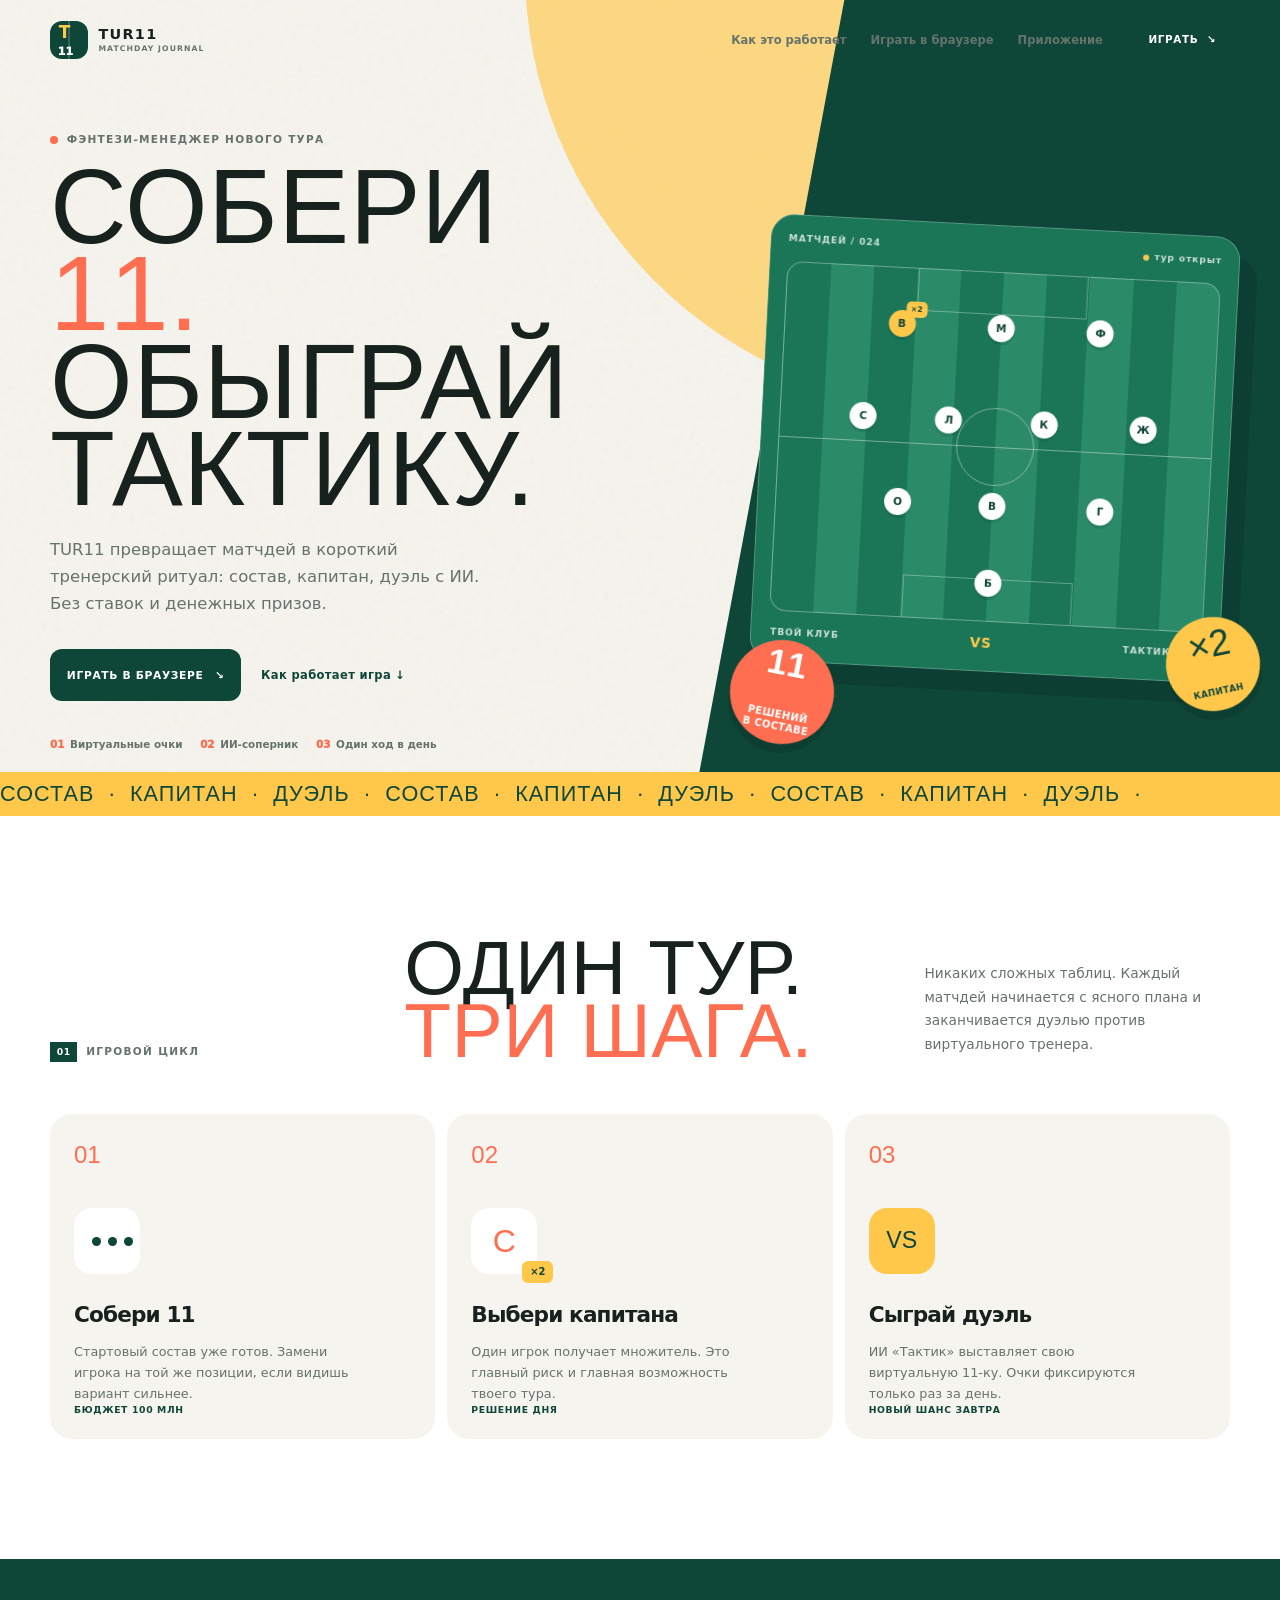
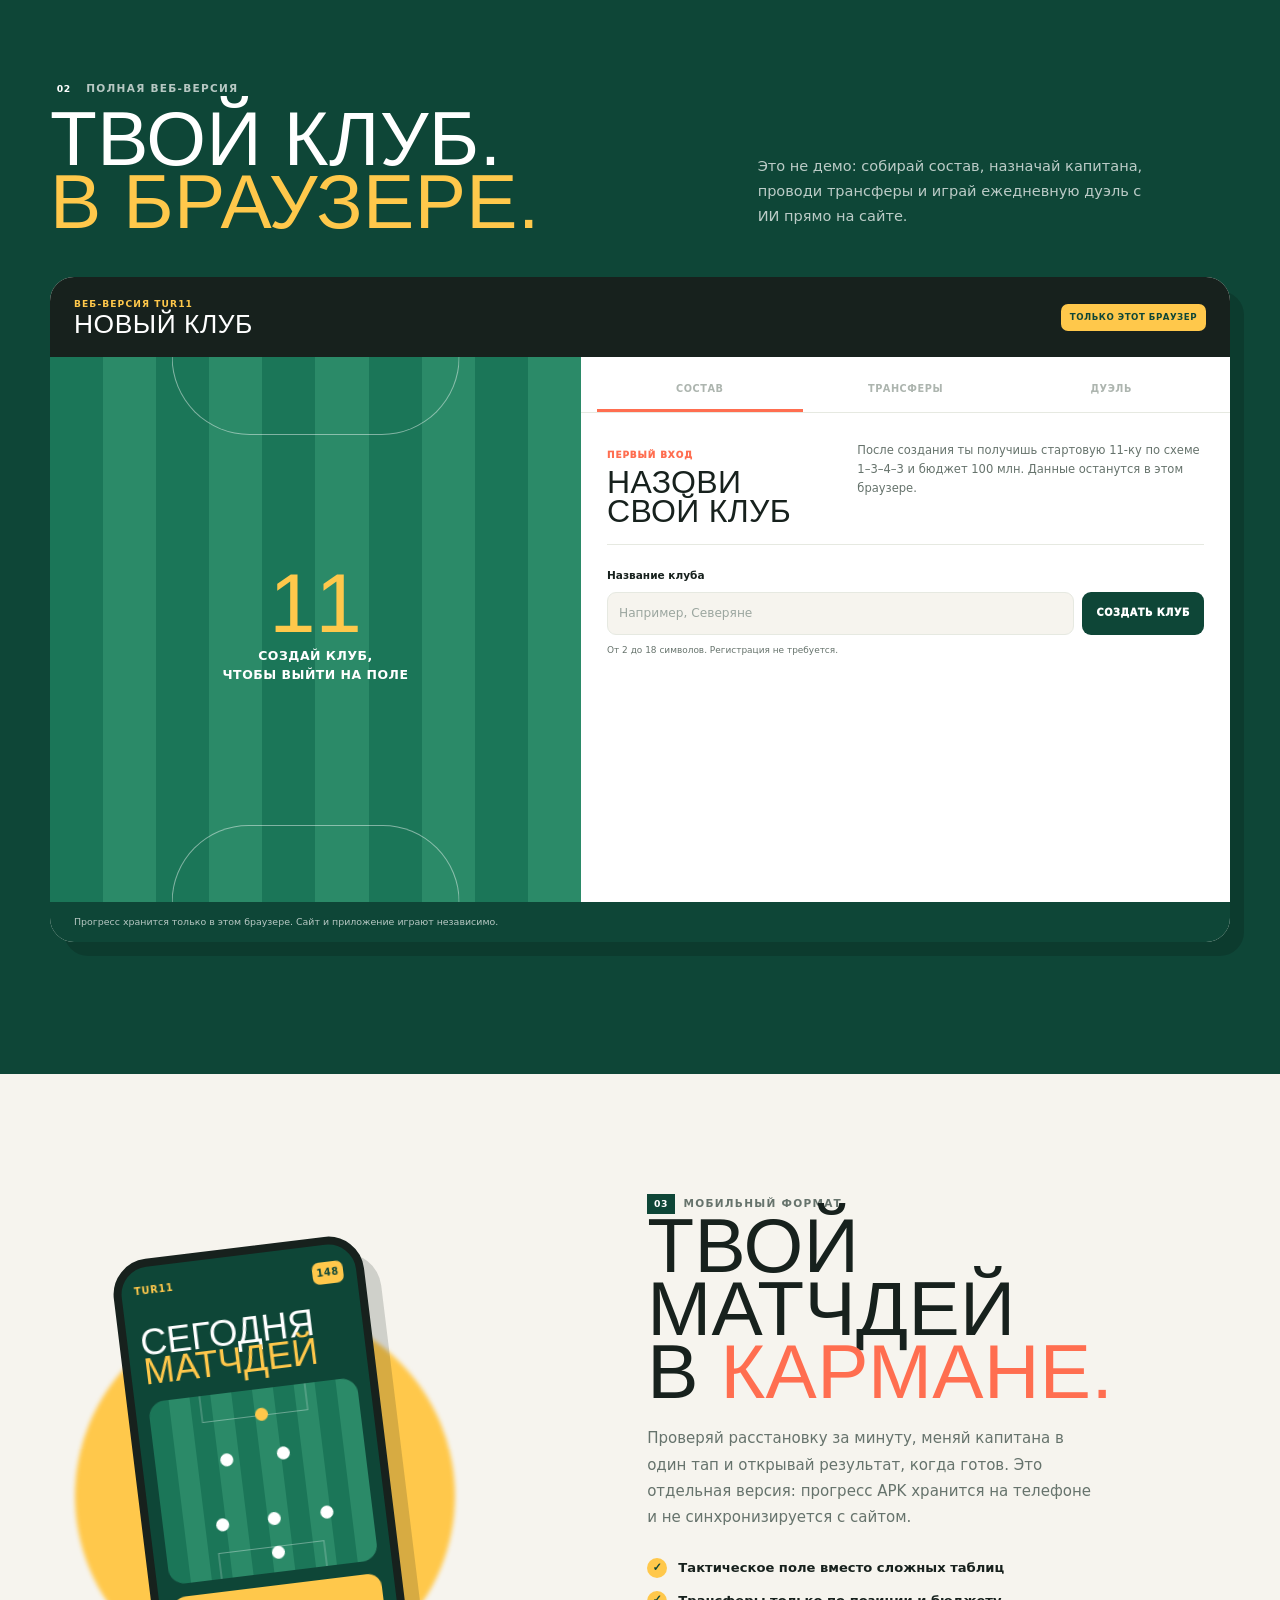
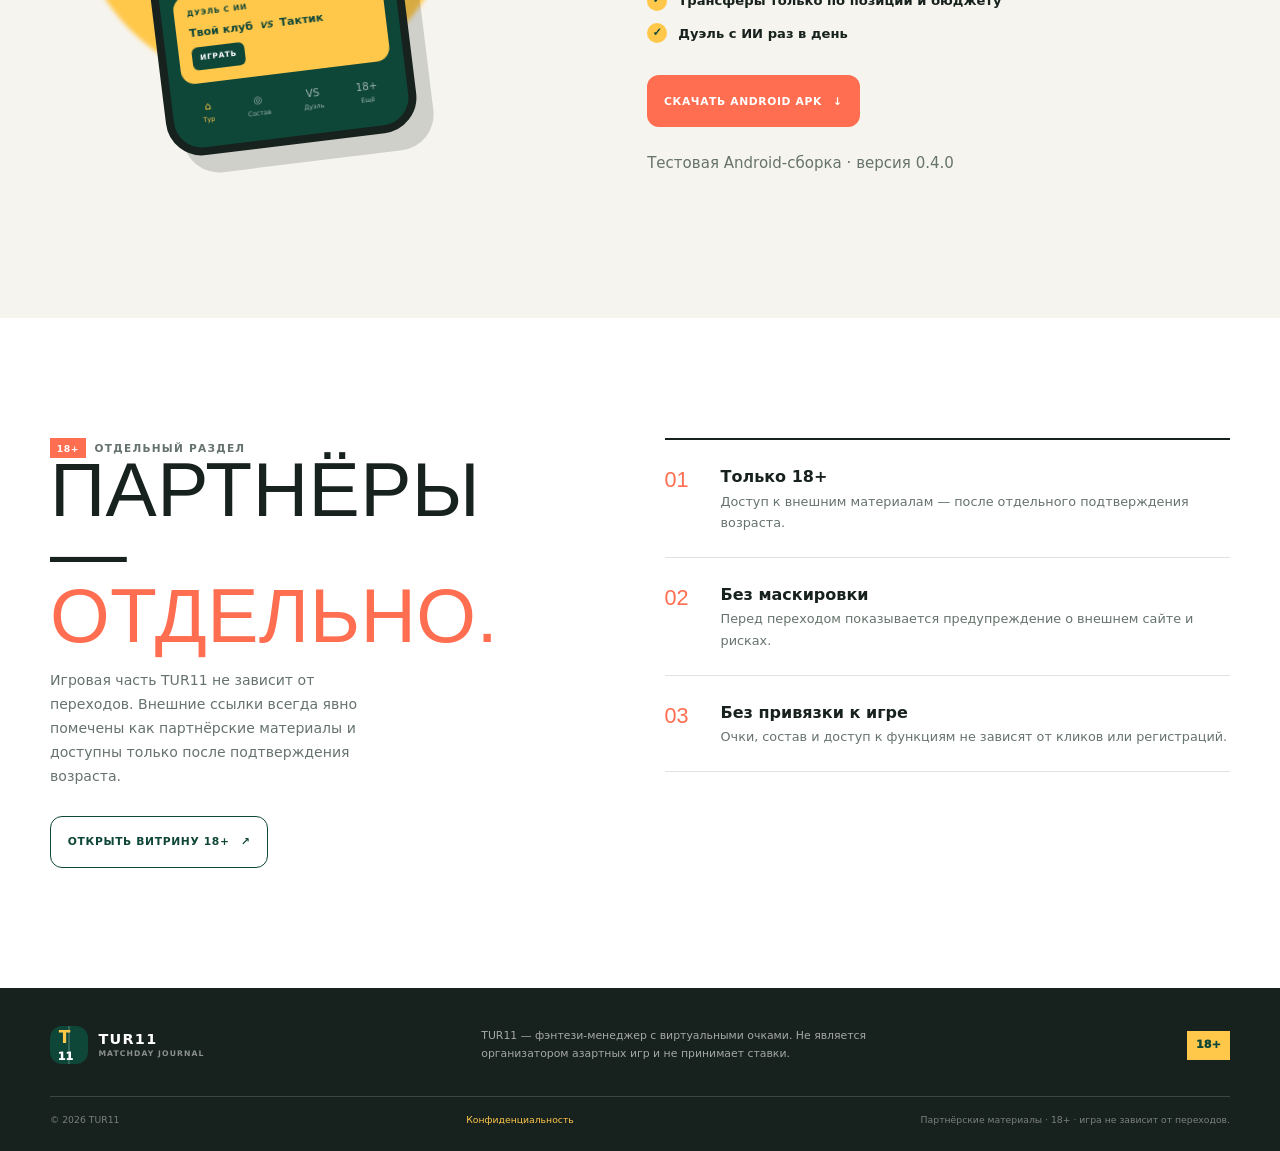
<file: index.html>
<!doctype html>
<html lang="ru">
  <head>
    <meta charset="UTF-8" />
    <meta name="viewport" content="width=device-width, initial-scale=1.0" />
    <meta name="description" content="TUR11 — фэнтези-менеджер: собери состав, выбери капитана и сыграй дуэль с ИИ." />
    <meta name="theme-color" content="#0e4637" />
    <meta name="color-scheme" content="light" />
    <title>TUR11 — matchday journal</title>
    <link rel="icon" href="favicon.svg" type="image/svg+xml" />
    <link rel="stylesheet" href="styles.css" />
  </head>
  <body>
    <div class="noise" aria-hidden="true"></div>

    <header class="site-header" data-header>
      <div class="shell header__inner">
        <a class="brand" href="#top" aria-label="TUR11 — на главную">
          <span class="brand-mark" aria-hidden="true"><b>T</b><i>11</i></span>
          <span class="brand-copy"><strong>TUR11</strong><small>matchday journal</small></span>
        </a>
        <nav class="desktop-nav" aria-label="Навигация по странице">
          <a href="#how">Как это работает</a>
          <a href="#game">Играть в браузере</a>
          <a href="#app">Приложение</a>
        </nav>
        <a class="header-cta" href="#game">Играть <span aria-hidden="true">↘</span></a>
      </div>
    </header>

    <main id="top">
      <section class="hero">
        <div class="shell hero__grid">
          <div class="hero__copy reveal">
            <p class="eyebrow"><span class="pulse-dot" aria-hidden="true"></span> Фэнтези-менеджер нового тура</p>
            <h1>Собери <em>11.</em><br />Обыграй<br />тактику.</h1>
            <p class="hero__lead">TUR11 превращает матчдей в короткий тренерский ритуал: состав, капитан, дуэль с ИИ. Без ставок и денежных призов.</p>
            <div class="hero__actions">
              <a class="button button--dark" href="#game">Играть в браузере <span aria-hidden="true">↘</span></a>
              <a class="text-link" href="#how">Как работает игра <span aria-hidden="true">↓</span></a>
            </div>
            <ul class="hero__notes">
              <li><span>01</span> Виртуальные очки</li>
              <li><span>02</span> ИИ-соперник</li>
              <li><span>03</span> Один ход в день</li>
            </ul>
          </div>

          <div class="hero__visual reveal" aria-label="Пример игрового поля TUR11">
            <div class="match-card">
              <div class="match-card__top"><span>МАТЧДЕЙ / 024</span><span class="live"><i></i> тур открыт</span></div>
              <div class="pitch pitch--hero">
                <span class="pitch-line pitch-line--half"></span>
                <span class="pitch-circle"></span>
                <span class="player-dot player-dot--gk" data-dot="belov">Б</span>
                <span class="player-dot player-dot--d1">О</span>
                <span class="player-dot player-dot--d2">В</span>
                <span class="player-dot player-dot--d3">Г</span>
                <span class="player-dot player-dot--m1">С</span>
                <span class="player-dot player-dot--m2">Л</span>
                <span class="player-dot player-dot--m3">К</span>
                <span class="player-dot player-dot--m4">Ж</span>
                <span class="player-dot player-dot--f1 is-captain">В<small>×2</small></span>
                <span class="player-dot player-dot--f2">М</span>
                <span class="player-dot player-dot--f3">Ф</span>
              </div>
              <div class="match-card__bottom"><span>ТВОЙ КЛУБ</span><strong>VS</strong><span>ТАКТИК / ИИ</span></div>
            </div>
            <div class="hero-sticker hero-sticker--one">×2<br /><small>капитан</small></div>
            <div class="hero-sticker hero-sticker--two"><span>11</span><br />решений<br />в составе</div>
          </div>
        </div>
        <div class="ticker" aria-hidden="true"><div>СОСТАВ&nbsp; · &nbsp;КАПИТАН&nbsp; · &nbsp;ДУЭЛЬ&nbsp; · &nbsp;СОСТАВ&nbsp; · &nbsp;КАПИТАН&nbsp; · &nbsp;ДУЭЛЬ&nbsp; · &nbsp;СОСТАВ&nbsp; · &nbsp;КАПИТАН&nbsp; · &nbsp;ДУЭЛЬ&nbsp; · &nbsp;</div></div>
      </section>

      <section class="section section--how" id="how">
        <div class="shell">
          <div class="section-heading reveal">
            <p class="eyebrow"><span>01</span> Игровой цикл</p>
            <h2>Один тур.<br /><em>Три шага.</em></h2>
            <p>Никаких сложных таблиц. Каждый матчдей начинается с ясного плана и заканчивается дуэлью против виртуального тренера.</p>
          </div>
          <div class="steps">
            <article class="step reveal">
              <span class="step__number">01</span>
              <div class="step__icon step__icon--lineup" aria-hidden="true"><i></i><i></i><i></i></div>
              <h3>Собери 11</h3>
              <p>Стартовый состав уже готов. Замени игрока на той же позиции, если видишь вариант сильнее.</p>
              <span class="step__tag">Бюджет 100 млн</span>
            </article>
            <article class="step reveal">
              <span class="step__number">02</span>
              <div class="step__icon step__icon--captain" aria-hidden="true">C<span>×2</span></div>
              <h3>Выбери капитана</h3>
              <p>Один игрок получает множитель. Это главный риск и главная возможность твоего тура.</p>
              <span class="step__tag">Решение дня</span>
            </article>
            <article class="step reveal">
              <span class="step__number">03</span>
              <div class="step__icon step__icon--duel" aria-hidden="true">VS</div>
              <h3>Сыграй дуэль</h3>
              <p>ИИ «Тактик» выставляет свою виртуальную 11‑ку. Очки фиксируются только раз за день.</p>
              <span class="step__tag">Новый шанс завтра</span>
            </article>
          </div>
        </div>
      </section>

      <section class="section section--playbook game-section" id="game" data-browser-game>
        <div class="shell">
          <div class="game-section__heading reveal">
            <div>
              <p class="eyebrow eyebrow--light"><span>02</span> Полная веб-версия</p>
              <h2>Твой клуб.<br /><em>В браузере.</em></h2>
            </div>
            <p>Это не демо: собирай состав, назначай капитана, проводи трансферы и играй ежедневную дуэль с ИИ прямо на сайте.</p>
          </div>

          <div class="browser-game reveal" data-game-root>
            <div class="browser-game__status" data-game-status></div>
            <div class="browser-game__body">
              <div class="game-field" data-game-field aria-label="Тактическое поле"></div>
              <div class="game-console">
                <div class="game-tabs" role="tablist" aria-label="Разделы игры">
                  <button class="is-active" type="button" data-game-tab="lineup">Состав</button>
                  <button type="button" data-game-tab="transfers">Трансферы</button>
                  <button type="button" data-game-tab="duel">Дуэль</button>
                </div>
                <div class="game-console__panel" data-game-panel aria-live="polite"></div>
              </div>
            </div>
            <div class="browser-game__footer"><span>Прогресс хранится только в этом браузере. Сайт и приложение играют независимо.</span><button type="button" data-game-reset hidden>Начать заново</button></div>
          </div>
        </div>
      </section>

      <section class="section section--app" id="app">
        <div class="shell app-section">
          <div class="phone-wrap reveal" aria-label="Экран приложения TUR11">
            <div class="phone">
              <div class="phone__top"><span>TUR11</span><b>148</b></div>
              <div class="phone__title">Сегодня<br /><em>матчдей</em></div>
              <div class="phone__field">
                <span></span><span></span><span></span><span></span><span></span><span></span><span></span>
              </div>
              <div class="phone__duel"><small>ДУЭЛЬ С ИИ</small><strong>Твой клуб <i>VS</i> Тактик</strong><button>ИГРАТЬ</button></div>
              <div class="phone__nav"><span class="active">⌂<small>Тур</small></span><span>◎<small>Состав</small></span><span>VS<small>Дуэль</small></span><span>18+<small>Ещё</small></span></div>
            </div>
          </div>
          <div class="app-section__copy reveal">
            <p class="eyebrow"><span>03</span> Мобильный формат</p>
            <h2>Твой матчдей<br />в <em>кармане.</em></h2>
            <p>Проверяй расстановку за минуту, меняй капитана в один тап и открывай результат, когда готов. Это отдельная версия: прогресс APK хранится на телефоне и не синхронизируется с сайтом.</p>
            <ul class="feature-list">
              <li><span>✓</span> Тактическое поле вместо сложных таблиц</li>
              <li><span>✓</span> Трансферы только по позиции и бюджету</li>
              <li><span>✓</span> Дуэль с ИИ раз в день</li>
            </ul>
            <a class="button button--coral" href="downloads/tur11-0.4.0-android.apk" download>Скачать Android APK <span aria-hidden="true">↓</span></a>
            <p class="download-note">Тестовая Android-сборка · версия 0.4.0</p>
          </div>
        </div>
      </section>

      <section class="section section--partners" id="partners">
        <div class="shell partners__grid">
          <div class="partners__heading reveal">
            <p class="eyebrow"><span class="age-badge">18+</span> отдельный раздел</p>
            <h2>Партнёры —<br /><em>отдельно.</em></h2>
            <p>Игровая часть TUR11 не зависит от переходов. Внешние ссылки всегда явно помечены как партнёрские материалы и доступны только после подтверждения возраста.</p>
            <button class="button button--outline" type="button" data-open-partners>Открыть витрину 18+ <span aria-hidden="true">↗</span></button>
          </div>
          <div class="partners__rules reveal">
            <div><span>01</span><p><b>Только 18+</b><br />Доступ к внешним материалам — после отдельного подтверждения возраста.</p></div>
            <div><span>02</span><p><b>Без маскировки</b><br />Перед переходом показывается предупреждение о внешнем сайте и рисках.</p></div>
            <div><span>03</span><p><b>Без привязки к игре</b><br />Очки, состав и доступ к функциям не зависят от кликов или регистраций.</p></div>
          </div>
        </div>
      </section>
    </main>

    <footer class="site-footer">
      <div class="shell footer__top">
        <a class="brand brand--footer" href="#top" aria-label="TUR11 — на главную"><span class="brand-mark" aria-hidden="true"><b>T</b><i>11</i></span><span class="brand-copy"><strong>TUR11</strong><small>matchday journal</small></span></a>
        <p>TUR11 — фэнтези-менеджер с виртуальными очками. Не является организатором азартных игр и не принимает ставки.</p>
        <span class="footer__age">18+</span>
      </div>
      <div class="shell footer__bottom"><span>© <span data-year></span> TUR11</span><a href="privacy.html">Конфиденциальность</a><span>Партнёрские материалы · 18+ · игра не зависит от переходов.</span></div>
    </footer>

    <dialog class="modal" data-partners-dialog aria-labelledby="partners-title">
      <form method="dialog" class="modal__box">
        <button class="modal__close" value="cancel" aria-label="Закрыть">×</button>
        <p class="eyebrow"><span class="age-badge">18+</span> внешние ресурсы</p>
        <h2 id="partners-title">Перед переходом</h2>
        <p>Раздел содержит партнёрские материалы и может вести на внешние сайты. TUR11 не принимает ставки, не обрабатывает платежи и не влияет на условия на сайтах партнёров.</p>
        <label class="age-check"><input type="checkbox" data-partners-age /> <span>Мне исполнилось 18 лет, я понимаю, что азартные игры связаны с риском финансовых потерь.</span></label>
        <button class="button button--dark" value="default" type="button" data-enter-showcase disabled>Продолжить</button>
      </form>
    </dialog>

    <dialog class="modal" data-showcase-dialog aria-labelledby="showcase-title">
      <form method="dialog" class="modal__box modal__box--wide">
        <button class="modal__close" value="cancel" aria-label="Закрыть">×</button>
        <p class="eyebrow"><span class="age-badge">18+</span> реклама / партнёрский материал</p>
        <h2 id="showcase-title">Витрина партнёров</h2>
        <p>Ниже указаны внешние сайты партнёров. Условия участия и обработки данных уточняйте непосредственно на официальных сайтах.</p>
        <div class="offer-grid">
          <article class="offer">
            <p class="offer__name">Winline</p>
            <p class="offer__status">Реклама. 18+</p>
            <a class="offer__link" href="https://winline.ru" target="_blank" rel="noopener noreferrer sponsored">Открыть сайт ↗</a>
          </article>
          <article class="offer">
            <p class="offer__name">BetBoom</p>
            <p class="offer__status">Реклама. 18+</p>
            <a class="offer__link" href="https://betboom.ru" target="_blank" rel="noopener noreferrer sponsored">Открыть сайт ↗</a>
          </article>
          <article class="offer">
            <p class="offer__name">PARI</p>
            <p class="offer__status">Реклама. 18+</p>
            <a class="offer__link" href="https://pari.ru" target="_blank" rel="noopener noreferrer sponsored">Открыть сайт ↗</a>
          </article>
          <article class="offer">
            <p class="offer__name">Fonbet</p>
            <p class="offer__status">Реклама. 18+</p>
            <a class="offer__link" href="https://fonbet.ru" target="_blank" rel="noopener noreferrer sponsored">Открыть сайт ↗</a>
          </article>
        </div>
        <p class="modal__note">Азартные игры могут привести к финансовым потерям. Только для совершеннолетних.</p>
      </form>
    </dialog>

    <noscript><p class="noscript">Для анимаций и интерактива включите JavaScript.</p></noscript>
    <script src="script.js"></script>
  </body>
</html>
</file>
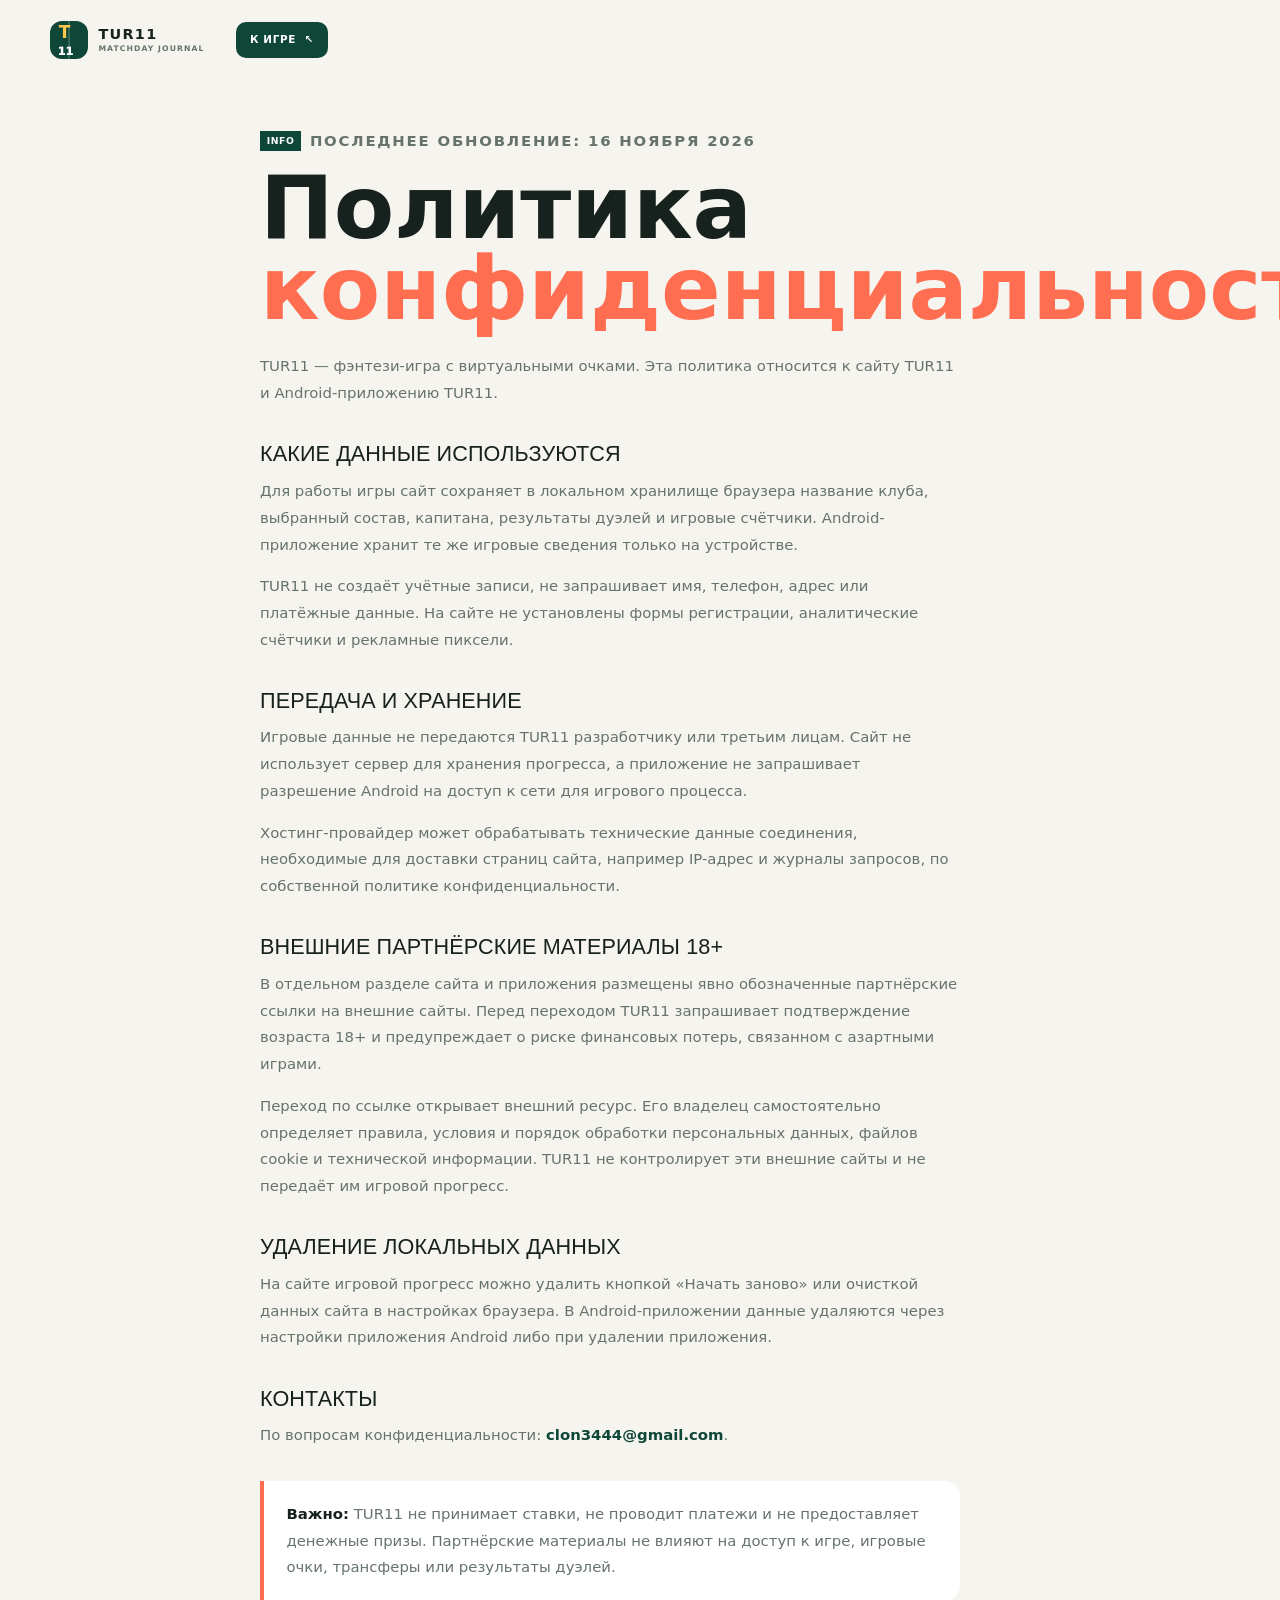
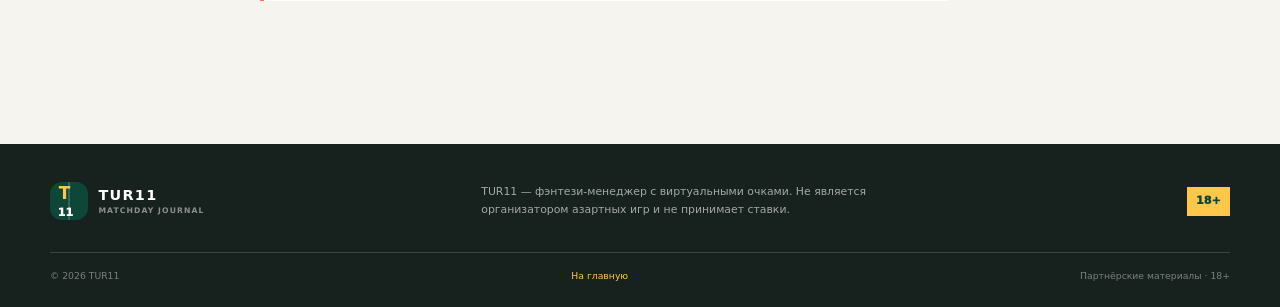
<file: privacy.html>
<!doctype html>
<html lang="ru">
  <head>
    <meta charset="UTF-8" />
    <meta name="viewport" content="width=device-width, initial-scale=1.0" />
    <meta name="description" content="Политика конфиденциальности TUR11." />
    <meta name="theme-color" content="#0e4637" />
    <title>Политика конфиденциальности — TUR11</title>
    <link rel="icon" href="favicon.svg" type="image/svg+xml" />
    <link rel="stylesheet" href="styles.css" />
  </head>
  <body>
    <header class="site-header">
      <div class="shell header__inner">
        <a class="brand" href="index.html" aria-label="TUR11 — на главную">
          <span class="brand-mark" aria-hidden="true"><b>T</b><i>11</i></span>
          <span class="brand-copy"><strong>TUR11</strong><small>matchday journal</small></span>
        </a>
        <a class="header-cta" href="index.html">К игре <span aria-hidden="true">↖</span></a>
      </div>
    </header>

    <main class="legal-page">
      <section class="shell legal-page__content">
        <p class="eyebrow"><span>INFO</span> последнее обновление: 16 ноября 2026</p>
        <h1>Политика<br /><em>конфиденциальности.</em></h1>
        <p>TUR11 — фэнтези-игра с виртуальными очками. Эта политика относится к сайту TUR11 и Android-приложению TUR11.</p>

        <h2>Какие данные используются</h2>
        <p>Для работы игры сайт сохраняет в локальном хранилище браузера название клуба, выбранный состав, капитана, результаты дуэлей и игровые счётчики. Android-приложение хранит те же игровые сведения только на устройстве.</p>
        <p>TUR11 не создаёт учётные записи, не запрашивает имя, телефон, адрес или платёжные данные. На сайте не установлены формы регистрации, аналитические счётчики и рекламные пиксели.</p>

        <h2>Передача и хранение</h2>
        <p>Игровые данные не передаются TUR11 разработчику или третьим лицам. Сайт не использует сервер для хранения прогресса, а приложение не запрашивает разрешение Android на доступ к сети для игрового процесса.</p>
        <p>Хостинг-провайдер может обрабатывать технические данные соединения, необходимые для доставки страниц сайта, например IP-адрес и журналы запросов, по собственной политике конфиденциальности.</p>

        <h2>Внешние партнёрские материалы 18+</h2>
        <p>В отдельном разделе сайта и приложения размещены явно обозначенные партнёрские ссылки на внешние сайты. Перед переходом TUR11 запрашивает подтверждение возраста 18+ и предупреждает о риске финансовых потерь, связанном с азартными играми.</p>
        <p>Переход по ссылке открывает внешний ресурс. Его владелец самостоятельно определяет правила, условия и порядок обработки персональных данных, файлов cookie и технической информации. TUR11 не контролирует эти внешние сайты и не передаёт им игровой прогресс.</p>

        <h2>Удаление локальных данных</h2>
        <p>На сайте игровой прогресс можно удалить кнопкой «Начать заново» или очисткой данных сайта в настройках браузера. В Android-приложении данные удаляются через настройки приложения Android либо при удалении приложения.</p>

        <h2>Контакты</h2>
        <p>По вопросам конфиденциальности: <a href="mailto:clon3444@gmail.com">clon3444@gmail.com</a>.</p>

        <p class="legal-page__notice"><b>Важно:</b> TUR11 не принимает ставки, не проводит платежи и не предоставляет денежные призы. Партнёрские материалы не влияют на доступ к игре, игровые очки, трансферы или результаты дуэлей.</p>
      </section>
    </main>

    <footer class="site-footer">
      <div class="shell footer__top">
        <a class="brand brand--footer" href="index.html" aria-label="TUR11 — на главную"><span class="brand-mark" aria-hidden="true"><b>T</b><i>11</i></span><span class="brand-copy"><strong>TUR11</strong><small>matchday journal</small></span></a>
        <p>TUR11 — фэнтези-менеджер с виртуальными очками. Не является организатором азартных игр и не принимает ставки.</p>
        <span class="footer__age">18+</span>
      </div>
      <div class="shell footer__bottom"><span>© 2026 TUR11</span><a href="index.html">На главную</a><span>Партнёрские материалы · 18+</span></div>
    </footer>
  </body>
</html>
</file>
<file: styles.css>
:root {
  --paper: #f6f4ee;
  --ink: #17211d;
  --forest: #0e4637;
  --field: #1b7658;
  --field-light: #2b8a68;
  --sun: #ffc84b;
  --tomato: #ff6e50;
  --mist: #e6e9e1;
  --muted: #66736c;
  --white: #fff;
  --line: rgba(23, 33, 29, .13);
  --display: Impact, Haettenschweiler, "Arial Narrow Bold", sans-serif;
  --sans: Inter, ui-sans-serif, system-ui, -apple-system, BlinkMacSystemFont, "Segoe UI", Arial, sans-serif;
}

* { box-sizing: border-box; }
html { scroll-behavior: smooth; }
body { margin: 0; overflow-x: hidden; color: var(--ink); background: var(--paper); font-family: var(--sans); font-size: 16px; line-height: 1.45; -webkit-font-smoothing: antialiased; }
body:has(dialog[open]) { overflow: hidden; }
a { color: inherit; text-decoration: none; }
button, input { font: inherit; }
button { cursor: pointer; }
button:focus-visible, a:focus-visible, input:focus-visible { outline: 3px solid var(--tomato); outline-offset: 4px; }
.noise { position: fixed; z-index: -1; inset: 0; pointer-events: none; opacity: .18; background-image: url("data:image/svg+xml,%3Csvg viewBox='0 0 180 180' xmlns='http://www.w3.org/2000/svg'%3E%3Cfilter id='n'%3E%3CfeTurbulence type='fractalNoise' baseFrequency='.8' numOctaves='4' stitchTiles='stitch'/%3E%3C/filter%3E%3Crect width='100%25' height='100%25' filter='url(%23n)' opacity='.32'/%3E%3C/svg%3E"); }
.shell { width: min(1180px, calc(100% - 56px)); margin-inline: auto; }
.eyebrow { display: flex; align-items: center; gap: .55rem; margin: 0; color: var(--muted); font-size: .66rem; font-weight: 850; letter-spacing: .12em; text-transform: uppercase; }
.eyebrow > span:not(.pulse-dot) { display: inline-grid; place-items: center; min-width: 24px; height: 20px; padding: 0 .42rem; color: var(--white); background: var(--forest); font-size: .58rem; letter-spacing: .06em; }
.eyebrow--light { color: rgba(255,255,255,.7); }
.eyebrow--light > span { color: var(--forest); background: var(--sun); }
.pulse-dot { width: 8px; height: 8px; background: var(--tomato); border-radius: 50%; animation: pulse 1.4s ease-in-out infinite; }

.site-header { position: absolute; z-index: 10; top: 0; right: 0; left: 0; transition: background .25s, box-shadow .25s; }
.site-header.is-stuck { position: fixed; background: rgba(246,244,238,.91); box-shadow: 0 1px 0 var(--line); backdrop-filter: blur(13px); }
.header__inner { display: flex; align-items: center; min-height: 80px; gap: 2rem; }
.brand { display: inline-flex; flex-shrink: 0; align-items: center; gap: .65rem; }
.brand-mark { position: relative; display: grid; place-items: center; width: 38px; height: 38px; overflow: hidden; color: var(--sun); background: var(--forest); border-radius: 12px; font-weight: 950; }
.brand-mark::after { position: absolute; width: 58px; height: 1px; content: ""; background: rgba(255,255,255,.35); transform: rotate(90deg); }
.brand-mark b, .brand-mark i { position: relative; z-index: 1; font-style: normal; line-height: 1; }
.brand-mark b { margin-right: 9px; font-size: 17px; }
.brand-mark i { margin-left: -7px; color: var(--white); font-size: 11px; }
.brand-copy { display: grid; line-height: 1; }
.brand-copy strong { letter-spacing: .09em; font-size: .9rem; }
.brand-copy small { margin-top: .25rem; color: var(--muted); font-size: .48rem; font-weight: 800; letter-spacing: .14em; text-transform: uppercase; }
.desktop-nav { display: flex; gap: 1.5rem; margin-left: auto; color: var(--muted); font-size: .72rem; font-weight: 750; }
.desktop-nav a { position: relative; padding: .45rem 0; }
.desktop-nav a::after { position: absolute; right: 0; bottom: 0; left: 0; height: 2px; content: ""; background: var(--tomato); transform: scaleX(0); transform-origin: left; transition: transform .25s; }
.desktop-nav a:hover::after { transform: scaleX(1); }
.header-cta { display: inline-flex; align-items: center; gap: .55rem; padding: .65rem .85rem; color: var(--white); background: var(--forest); border-radius: 10px; font-size: .65rem; font-weight: 850; letter-spacing: .06em; text-transform: uppercase; transition: transform .2s, background .2s; }
.header-cta:hover { background: var(--tomato); transform: translateY(-2px); }

.hero { position: relative; min-height: 720px; padding-top: 132px; overflow: hidden; }
.hero::before { position: absolute; z-index: -1; top: -37vw; right: -10vw; width: min(69vw, 960px); aspect-ratio: 1; content: ""; background: var(--sun); border-radius: 50%; opacity: .65; }
.hero::after { position: absolute; z-index: -1; top: 0; right: 0; width: 46%; height: 100%; content: ""; background: var(--forest); clip-path: polygon(26% 0,100% 0,100% 100%,0 100%); }
.hero__grid { display: grid; grid-template-columns: minmax(350px, .92fr) minmax(410px, .78fr); gap: clamp(2rem, 9vw, 9rem); align-items: center; }
.hero__copy { padding-bottom: 64px; }
.hero h1, h2 { margin: 1rem 0; font-family: var(--display); font-weight: 400; letter-spacing: .005em; line-height: .82; text-transform: uppercase; }
.hero h1 { font-size: clamp(4.4rem, 8.3vw, 7.5rem); }
.hero h1 em, h2 em { color: var(--tomato); font-style: normal; }
.hero__lead { max-width: 440px; margin: 1.5rem 0 0; color: var(--muted); font-size: 1.03rem; line-height: 1.65; }
.hero__actions { display: flex; align-items: center; gap: 1.25rem; margin-top: 2rem; }
.button { display: inline-flex; align-items: center; justify-content: center; gap: .7rem; min-height: 52px; padding: .7rem 1.05rem; border: 0; border-radius: 12px; font-size: .67rem; font-weight: 900; letter-spacing: .06em; text-transform: uppercase; transition: transform .2s, box-shadow .2s, background .2s; }
.button:hover { transform: translateY(-3px); box-shadow: 0 9px 0 rgba(23,33,29,.15); }
.button--dark { color: var(--white); background: var(--forest); }
.button--coral { color: var(--white); background: var(--tomato); }
.button--outline { color: var(--forest); background: transparent; border: 1px solid var(--forest); }
.button--outline:hover { color: var(--white); background: var(--forest); }
.text-link { color: var(--forest); font-size: .72rem; font-weight: 850; letter-spacing: .03em; }
.hero__notes { display: flex; flex-wrap: wrap; gap: .7rem 1.1rem; padding: 0; margin: 2.2rem 0 0; list-style: none; color: var(--muted); font-size: .65rem; font-weight: 750; }
.hero__notes li { display: flex; align-items: center; gap: .35rem; }
.hero__notes span { color: var(--tomato); font-weight: 950; }

.hero__visual { position: relative; justify-self: end; width: min(100%, 470px); padding: 22px 0 72px; }
.match-card { position: relative; z-index: 1; overflow: hidden; padding: 17px; background: var(--field); border: 1px solid rgba(255,255,255,.25); border-radius: 24px; box-shadow: 18px 20px 0 rgba(6,38,29,.21); transform: rotate(3deg); animation: float-card 5s ease-in-out infinite; }
.match-card__top, .match-card__bottom { display: flex; justify-content: space-between; color: rgba(255,255,255,.76); font-size: .57rem; font-weight: 850; letter-spacing: .1em; }
.match-card__bottom { align-items: center; padding: 12px 2px 0; }
.match-card__bottom strong { color: var(--sun); font-size: .85rem; }
.live { display: flex; align-items: center; gap: .35rem; }.live i { width: 6px; height: 6px; background: var(--sun); border-radius: 50%; animation: blink 1.1s step-end infinite; }
.pitch { position: relative; overflow: hidden; background: repeating-linear-gradient(90deg, var(--field) 0 10%, var(--field-light) 10% 20%); border: 1px solid rgba(255,255,255,.34); }
.pitch::before, .pitch::after { position: absolute; left: 50%; content: ""; border: 1px solid rgba(255,255,255,.32); transform: translateX(-50%); }
.pitch::before { top: -1px; width: 39%; height: 12%; border-top: 0; }.pitch::after { bottom: -1px; width: 39%; height: 12%; border-bottom: 0; }
.pitch--hero { height: 350px; margin-top: 16px; border-radius: 16px; }
.pitch-line--half { position: absolute; top: 50%; right: 0; left: 0; height: 1px; background: rgba(255,255,255,.4); }.pitch-circle { position: absolute; top: 50%; left: 50%; width: 78px; height: 78px; border: 1px solid rgba(255,255,255,.4); border-radius: 50%; transform: translate(-50%,-50%); }
.player-dot, .coach-player { position: absolute; display: grid; place-items: center; width: 27px; height: 27px; color: var(--forest); background: var(--white); border: 0; border-radius: 50%; box-shadow: 0 3px 0 rgba(4,48,34,.15); font-size: .66rem; font-weight: 900; }
.player-dot small { position: absolute; top: -9px; right: -11px; display: grid; place-items: center; width: 21px; height: 16px; color: var(--forest); background: var(--sun); border-radius: 5px; font-size: .47rem; }.player-dot.is-captain { background: var(--sun); }
.player-dot--gk, .coach-player--gk { bottom: 7%; left: 50%; }.player-dot--d1, .coach-player--d1 { bottom: 29%; left: 25%; }.player-dot--d2, .coach-player--d2 { bottom: 29%; left: 50%; }.player-dot--d3, .coach-player--d3 { bottom: 29%; left: 75%; }.player-dot--m1, .coach-player--m1 { top: 39%; left: 16%; }.player-dot--m2, .coach-player--m2 { top: 39%; left: 39%; }.player-dot--m3, .coach-player--m3 { top: 39%; left: 61%; }.player-dot--m4, .coach-player--m4 { top: 39%; left: 84%; }.player-dot--f1, .coach-player--f1 { top: 12%; left: 27%; }.player-dot--f2, .coach-player--f2 { top: 12%; left: 50%; }.player-dot--f3, .coach-player--f3 { top: 12%; left: 73%; }
.player-dot--gk, .player-dot--d2, .player-dot--m2, .player-dot--f2 { transform: translateX(-50%); }.player-dot--d3, .player-dot--m3, .player-dot--m4, .player-dot--f1, .player-dot--f3 { transform: translateX(-50%); }
.hero-sticker { position: absolute; z-index: 2; display: grid; place-items: center; width: 94px; height: 94px; color: var(--forest); background: var(--sun); border-radius: 50%; box-shadow: 0 9px 0 rgba(6,38,29,.22); font-family: var(--display); font-size: 2.3rem; line-height: .72; text-align: center; transform: rotate(-12deg); }.hero-sticker small { font-family: var(--sans); font-size: .54rem; font-weight: 850; letter-spacing: .05em; text-transform: uppercase; }.hero-sticker--one { right: -30px; bottom: 33px; }.hero-sticker--two { bottom: 0; left: -30px; width: 104px; height: 104px; color: var(--white); background: var(--tomato); font-family: var(--sans); font-size: .62rem; font-weight: 850; letter-spacing: .04em; line-height: 1.17; text-transform: uppercase; transform: rotate(11deg); }.hero-sticker--two span { font-family: var(--display); font-size: 2.2rem; line-height: .65; }
.ticker { position: absolute; right: 0; bottom: 0; left: 0; overflow: hidden; padding: .7rem 0; color: var(--forest); background: var(--sun); font-family: var(--display); font-size: 1.35rem; letter-spacing: .05em; line-height: 1; white-space: nowrap; }.ticker div { width: max-content; animation: ticker 25s linear infinite; }

.section { padding: 120px 0; }.section--how { background: var(--white); }.section-heading { display: grid; grid-template-columns: .72fr 1.1fr .7fr; gap: 2.5rem; align-items: end; }.section-heading h2, .playbook__copy h2, .app-section__copy h2, .partners__heading h2 { margin: 0; font-size: clamp(3.8rem, 6vw, 6rem); }.section-heading > p:last-child { max-width: 290px; margin: 0 0 .35rem; color: var(--muted); font-size: .86rem; line-height: 1.7; }
.steps { display: grid; grid-template-columns: repeat(3, 1fr); gap: 12px; margin-top: 52px; }.step { position: relative; min-height: 325px; padding: 24px; overflow: hidden; background: var(--paper); border-radius: 22px; transition: transform .25s, background .25s; }.step:hover { background: var(--sun); transform: translateY(-8px); }.step__number { color: var(--tomato); font-family: var(--display); font-size: 1.5rem; }.step__icon { display: grid; place-items: center; width: 66px; height: 66px; margin: 36px 0 25px; color: var(--forest); background: var(--white); border-radius: 18px; font-family: var(--display); font-size: 1.45rem; }.step__icon--lineup { grid-template-columns: repeat(3, 1fr); gap: 7px; padding: 18px; }.step__icon--lineup i { width: 9px; height: 9px; background: var(--forest); border-radius: 50%; }.step__icon--captain { position: relative; color: var(--tomato); font-size: 2rem; }.step__icon--captain span { position: absolute; right: -16px; bottom: -9px; display: grid; place-items: center; width: 31px; height: 22px; color: var(--forest); background: var(--sun); border-radius: 6px; font-family: var(--sans); font-size: .62rem; font-weight: 900; }.step__icon--duel { color: var(--forest); background: var(--sun); }.step h3 { margin: 0; font-size: 1.35rem; letter-spacing: -.04em; }.step p { max-width: 280px; margin: .65rem 0 0; color: var(--muted); font-size: .8rem; line-height: 1.65; }.step__tag { position: absolute; bottom: 22px; left: 24px; color: var(--forest); font-size: .58rem; font-weight: 900; letter-spacing: .07em; text-transform: uppercase; }

.section--playbook { color: var(--white); background: var(--forest); }.playbook__grid { display: grid; grid-template-columns: .78fr 1.22fr; gap: clamp(2rem, 10vw, 9rem); align-items: center; }.playbook__copy h2 em { color: var(--sun); }.playbook__copy > p:not(.eyebrow) { max-width: 345px; margin: 1.4rem 0; color: rgba(255,255,255,.72); font-size: .93rem; line-height: 1.72; }.coach-note { max-width: 360px; padding: 1rem; color: var(--forest); background: var(--sun); border-radius: 11px; font-size: .74rem; line-height: 1.55; }.coach-board { padding: 13px; background: var(--white); border-radius: 24px; color: var(--ink); box-shadow: 13px 13px 0 rgba(0,0,0,.15); }.coach-board__meta, .coach-board__footer { display: flex; align-items: center; justify-content: space-between; padding: 4px 2px 11px; color: var(--muted); font-size: .56rem; font-weight: 900; letter-spacing: .08em; }.pitch--coach { height: 390px; border-radius: 15px; }.coach-player { width: 38px; height: 38px; transition: transform .18s, background .18s, box-shadow .18s; }.coach-player:hover { transform: translateY(-5px) scale(1.07); }.coach-player--gk, .coach-player--d2, .coach-player--m2, .coach-player--f2 { transform: translateX(-50%); }.coach-player--d3, .coach-player--m3, .coach-player--m4, .coach-player--f1, .coach-player--f3 { transform: translateX(-50%); }.coach-player.is-selected { color: var(--forest); background: var(--sun); box-shadow: 0 0 0 5px rgba(255,200,75,.28), 0 6px 0 rgba(4,48,34,.18); }.coach-player span { position: absolute; top: -10px; right: -12px; display: grid; place-items: center; width: 25px; height: 17px; color: var(--forest); background: var(--sun); border-radius: 5px; font-size: .5rem; font-weight: 950; }.coach-board__footer { padding: 13px 3px 2px; }.coach-board__footer button { padding: 0; color: var(--tomato); background: transparent; border: 0; font-size: .57rem; font-weight: 900; letter-spacing: .05em; text-transform: uppercase; }.form-meter { width: 92px; height: 6px; overflow: hidden; background: var(--mist); border-radius: 99px; }.form-meter i { display: block; width: 78%; height: 100%; background: var(--tomato); border-radius: inherit; transition: width .35s ease; }.coach-board__footer b { margin-right: auto; margin-left: 7px; color: var(--forest); font-size: .56rem; }

.section--app { overflow: hidden; }.app-section { display: grid; grid-template-columns: .85fr 1.15fr; gap: clamp(2rem, 13vw, 12rem); align-items: center; }.phone-wrap { position: relative; display: grid; place-items: center; min-height: 530px; }.phone-wrap::before { position: absolute; width: 380px; height: 380px; content: ""; background: var(--sun); border-radius: 50%; filter: blur(2px); }.phone { position: relative; width: 252px; min-height: 500px; padding: 17px 13px 13px; overflow: hidden; color: var(--white); background: var(--forest); border: 8px solid var(--ink); border-radius: 36px; box-shadow: 15px 19px 0 rgba(23,33,29,.17); transform: rotate(-7deg); }.phone__top { display: flex; justify-content: space-between; color: var(--sun); font-size: .61rem; font-weight: 900; letter-spacing: .08em; }.phone__top b { display: grid; place-items: center; width: 31px; height: 22px; color: var(--forest); background: var(--sun); border-radius: 7px; }.phone__title { margin: 23px 0 16px; font-family: var(--display); font-size: 2.3rem; line-height: .78; text-transform: uppercase; }.phone__title em { color: var(--sun); font-style: normal; }.phone__field { position: relative; height: 184px; overflow: hidden; background: repeating-linear-gradient(90deg, var(--field) 0 10%, var(--field-light) 10% 20%); border-radius: 16px; }.phone__field::before, .phone__field::after { position: absolute; left: 50%; content: ""; border: 1px solid rgba(255,255,255,.34); transform: translateX(-50%); }.phone__field::before { top: 0; width: 50%; height: 14%; border-top: 0; }.phone__field::after { bottom: 0; width: 50%; height: 14%; border-bottom: 0; }.phone__field span { position: absolute; width: 13px; height: 13px; background: var(--white); border-radius: 50%; }.phone__field span:nth-child(1) { bottom: 13px; left: 50%; }.phone__field span:nth-child(2) { bottom: 47px; left: 25%; }.phone__field span:nth-child(3) { bottom: 47px; left: 50%; }.phone__field span:nth-child(4) { bottom: 47px; left: 75%; }.phone__field span:nth-child(5) { top: 60px; left: 31%; }.phone__field span:nth-child(6) { top: 60px; left: 58%; }.phone__field span:nth-child(7) { top: 19px; left: 50%; background: var(--sun); }.phone__duel { display: grid; gap: 6px; padding: 13px; margin-top: 13px; color: var(--forest); background: var(--sun); border-radius: 14px; }.phone__duel small { font-size: .47rem; font-weight: 900; letter-spacing: .1em; }.phone__duel strong { font-size: .69rem; }.phone__duel i { padding: 0 3px; font-size: .55rem; }.phone__duel button { justify-self: start; padding: 6px 8px; color: var(--white); background: var(--forest); border: 0; border-radius: 6px; font-size: .47rem; font-weight: 900; letter-spacing: .08em; }.phone__nav { display: flex; justify-content: space-around; margin-top: 16px; color: rgba(255,255,255,.6); font-size: .64rem; text-align: center; }.phone__nav span { display: grid; gap: 2px; }.phone__nav .active { color: var(--sun); }.phone__nav small { font-size: .4rem; }.app-section__copy > p:not(.eyebrow) { max-width: 450px; margin: 1.4rem 0; color: var(--muted); font-size: .94rem; line-height: 1.75; }.feature-list { display: grid; gap: .8rem; padding: 0; margin: 1.7rem 0 2rem; list-style: none; color: var(--ink); font-size: .82rem; font-weight: 750; }.feature-list li { display: flex; gap: .7rem; align-items: center; }.feature-list span { display: grid; place-items: center; width: 20px; height: 20px; color: var(--forest); background: var(--sun); border-radius: 50%; font-size: .7rem; font-weight: 950; }.download-note { margin: .8rem 0 0; color: var(--muted); font-size: .6rem; }

.section--partners { background: var(--white); }.partners__grid { display: grid; grid-template-columns: .85fr 1.15fr; gap: clamp(3rem, 13vw, 12rem); }.partners__heading > p:not(.eyebrow) { max-width: 340px; margin: 1.35rem 0 1.7rem; color: var(--muted); font-size: .88rem; line-height: 1.7; }.age-badge { color: var(--white) !important; background: var(--tomato) !important; }.partners__rules { border-top: 2px solid var(--ink); }.partners__rules > div { display: grid; grid-template-columns: 44px 1fr; gap: .75rem; padding: 1.5rem 0; border-bottom: 1px solid var(--line); }.partners__rules span { color: var(--tomato); font-family: var(--display); font-size: 1.35rem; }.partners__rules p { margin: 0; color: var(--muted); font-size: .8rem; line-height: 1.65; }.partners__rules b { color: var(--ink); font-size: 1rem; }

.site-footer { padding: 2.4rem 0 1.5rem; color: var(--white); background: var(--ink); }.brand--footer .brand-copy strong { color: var(--white); }.brand--footer .brand-copy small { color: rgba(255,255,255,.5); }.footer__top { display: grid; grid-template-columns: .8fr 1.35fr auto; gap: 2rem; align-items: center; padding-bottom: 2rem; border-bottom: 1px solid rgba(255,255,255,.16); }.footer__top p { max-width: 430px; margin: 0; color: rgba(255,255,255,.61); font-size: .68rem; line-height: 1.65; }.footer__age { display: grid; place-items: center; width: 43px; height: 29px; color: var(--forest); background: var(--sun); font-size: .7rem; font-weight: 950; }.footer__bottom { display: flex; justify-content: space-between; gap: 1.5rem; padding-top: 1rem; color: rgba(255,255,255,.43); font-size: .58rem; }.footer__bottom a { color: var(--sun); font-size: inherit; }

.modal { width: min(510px, calc(100% - 32px)); padding: 0; color: var(--ink); background: transparent; border: 0; border-radius: 22px; box-shadow: 0 22px 80px rgba(0,0,0,.3); }.modal::backdrop { background: rgba(14,70,55,.72); backdrop-filter: blur(5px); }.modal__box { position: relative; padding: 28px; background: var(--paper); border-radius: 22px; }.modal__box--wide { width: min(680px, 100%); }.modal__close { position: absolute; top: 13px; right: 14px; display: grid; place-items: center; width: 30px; height: 30px; color: var(--forest); background: var(--white); border: 0; border-radius: 50%; font-size: 1.3rem; }.modal h2 { margin: .9rem 0 1rem; font-size: 3rem; }.modal p:not(.eyebrow) { color: var(--muted); font-size: .84rem; line-height: 1.7; }.age-check { display: flex; gap: .7rem; align-items: flex-start; padding: 13px; margin: 1.2rem 0; background: var(--white); border-radius: 12px; color: var(--ink); font-size: .73rem; line-height: 1.55; }.age-check input { width: 18px; height: 18px; margin-top: 2px; accent-color: var(--forest); }.modal .button { width: 100%; }.modal__note { margin-top: 1rem; font-size: .65rem !important; }.offer-grid { display: grid; grid-template-columns: repeat(2, 1fr); gap: 9px; margin-top: 1rem; }.offer { padding: 14px; background: var(--white); border: 1px solid var(--mist); border-radius: 14px; }.offer__name { margin: 0; color: var(--ink); font-size: 1rem; font-weight: 900; }.offer__status { margin: .35rem 0 0; color: var(--muted); font-size: .62rem; }.offer__link { display: inline-flex; margin-top: .8rem; color: var(--forest); font-size: .63rem; font-weight: 900; letter-spacing: .05em; text-transform: uppercase; }.offer__link.is-disabled { color: var(--muted); cursor: not-allowed; }
.noscript { position: fixed; z-index: 20; right: 1rem; bottom: 1rem; left: 1rem; padding: 1rem; margin: 0; color: var(--white); background: var(--tomato); text-align: center; }
.legal-page { padding: clamp(4rem, 10vw, 8rem) 0; background: var(--paper); }.legal-page__content { max-width: 760px; }.legal-page h1 { max-width: 620px; margin: .8rem 0 1.5rem; font-size: clamp(3rem, 7vw, 5.5rem); line-height: .92; }.legal-page h1 em { color: var(--tomato); font-style: normal; }.legal-page h2 { margin: 2.4rem 0 .75rem; font-size: 1.35rem; }.legal-page p, .legal-page li { max-width: 700px; color: var(--muted); font-size: .93rem; line-height: 1.8; }.legal-page ul { padding-left: 1.25rem; }.legal-page__notice { padding: 1.25rem 1.4rem; margin-top: 2rem; color: var(--ink); background: var(--white); border-left: 4px solid var(--tomato); border-radius: 0 16px 16px 0; }.legal-page__notice b { color: var(--ink); }.legal-page a { color: var(--forest); font-weight: 800; }

.reveal { opacity: 0; transform: translateY(28px); transition: opacity .7s cubic-bezier(.16,1,.3,1), transform .7s cubic-bezier(.16,1,.3,1); }.reveal.is-visible { opacity: 1; transform: translateY(0); }.steps .step:nth-child(2) { transition-delay: .08s; }.steps .step:nth-child(3) { transition-delay: .16s; }
@keyframes pulse { 50% { transform: scale(.5); opacity: .3; } } @keyframes blink { 50% { opacity: .2; } } @keyframes float-card { 50% { transform: rotate(1deg) translateY(-9px); } } @keyframes ticker { to { transform: translateX(-50%); } }
@media (prefers-reduced-motion: reduce) { *,*::before,*::after { scroll-behavior: auto !important; animation-duration: .01ms !important; animation-iteration-count: 1 !important; transition-duration: .01ms !important; }.reveal { opacity: 1; transform: none; } }
@media (max-width: 850px) { .hero::after { width: 51%; }.hero__grid { grid-template-columns: .9fr .8fr; gap: 2rem; }.playbook__grid, .app-section, .partners__grid { gap: 3rem; }.section-heading { grid-template-columns: .7fr 1fr; }.section-heading > p:last-child { grid-column: 2; }.footer__top { grid-template-columns: .8fr 1.2fr auto; } }
@media (max-width: 680px) { .shell { width: min(100% - 32px, 540px); }.site-header { position: relative; }.site-header.is-stuck { position: sticky; top: 0; }.header__inner { min-height: 69px; }.desktop-nav { display: none; }.header-cta { margin-left: auto; }.hero { min-height: auto; padding-top: 30px; }.hero::after { top: 58%; width: 100%; height: 42%; clip-path: none; }.hero::before { top: 34%; right: -30%; width: 92vw; }.hero__grid, .playbook__grid, .app-section, .partners__grid { grid-template-columns: 1fr; }.hero__copy { padding-bottom: 22px; }.hero h1 { font-size: clamp(4.4rem, 21vw, 7rem); }.hero__visual { justify-self: center; width: min(100%, 430px); margin-top: 8px; }.match-card { transform: rotate(2deg); }.section { padding: 78px 0; }.section-heading { grid-template-columns: 1fr; gap: 1.2rem; }.section-heading > p:last-child { grid-column: auto; }.steps { grid-template-columns: 1fr; margin-top: 35px; }.step { min-height: 245px; }.step__icon { margin: 22px 0 17px; }.playbook__copy > p:not(.eyebrow) { max-width: 500px; }.pitch--coach { height: 335px; }.app-section__copy { order: -1; }.phone-wrap { min-height: 460px; }.partners__grid { gap: 3rem; }.footer__top { grid-template-columns: 1fr auto; gap: 1.2rem; }.footer__top p { grid-column: 1 / -1; }.footer__bottom { flex-direction: column; gap: .45rem; }.offer-grid { grid-template-columns: 1fr; } }
@media (max-width: 400px) { .hero__actions { align-items: flex-start; flex-direction: column; }.hero-sticker--one { right: -11px; }.hero-sticker--two { left: -13px; }.match-card { padding: 12px; }.pitch--hero { height: 300px; }.coach-board { padding: 9px; }.pitch--coach { height: 295px; }.coach-player { width: 33px; height: 33px; }.modal__box { padding: 23px 18px; } }

/* Browser game */
.game-section { padding-bottom: 132px; }.game-section__heading { display: grid; grid-template-columns: minmax(280px, .9fr) minmax(280px, .75fr); gap: clamp(2rem, 11vw, 10rem); align-items: end; margin-bottom: 44px; }.game-section__heading h2 { margin: .55rem 0 0; font-size: clamp(3.8rem, 6vw, 6rem); }.game-section__heading h2 em { color: var(--sun); font-style: normal; }.game-section__heading > p { max-width: 400px; margin: 0 0 .35rem; color: rgba(255,255,255,.72); font-size: .91rem; line-height: 1.72; }
.browser-game { overflow: hidden; color: var(--ink); background: var(--paper); border-radius: 24px; box-shadow: 14px 14px 0 rgba(0,0,0,.16); }.browser-game__status { display: flex; align-items: center; justify-content: space-between; gap: 1rem; min-height: 80px; padding: 18px 24px; color: var(--white); background: var(--ink); }.browser-game__status > div:first-child { display: grid; gap: 2px; }.game-status__eyebrow { color: var(--sun); font-size: .57rem; font-weight: 900; letter-spacing: .12em; }.browser-game__status strong { font-family: var(--display); font-size: 1.65rem; font-weight: 400; letter-spacing: .02em; line-height: .9; text-transform: uppercase; }.game-status__local { padding: 7px 9px; color: var(--forest); background: var(--sun); border-radius: 7px; font-size: .54rem; font-weight: 900; letter-spacing: .06em; text-transform: uppercase; }.game-score { display: flex; gap: 1.2rem; color: rgba(255,255,255,.63); font-size: .6rem; font-weight: 700; }.game-score span { display: grid; gap: 1px; }.game-score b { color: var(--white); font-family: var(--display); font-size: 1.3rem; font-weight: 400; line-height: .9; }
.browser-game__body { display: grid; grid-template-columns: minmax(360px, .9fr) minmax(410px, 1.1fr); min-height: 545px; }.game-field { position: relative; min-height: 545px; overflow: hidden; background: repeating-linear-gradient(90deg, var(--field) 0 10%, var(--field-light) 10% 20%); }.game-field::before, .game-field::after { position: absolute; left: 50%; content: ""; border: 1px solid rgba(255,255,255,.45); transform: translateX(-50%); }.game-field::before { top: 0; width: 54%; height: 14%; border-top: 0; border-radius: 0 0 999px 999px; }.game-field::after { bottom: 0; width: 54%; height: 14%; border-bottom: 0; border-radius: 999px 999px 0 0; }.game-field__line { position: absolute; top: 50%; right: 0; left: 0; height: 1px; background: rgba(255,255,255,.45); }.game-field__circle { position: absolute; top: 50%; left: 50%; width: 92px; height: 92px; border: 1px solid rgba(255,255,255,.45); border-radius: 50%; transform: translate(-50%, -50%); }.game-field__title { position: absolute; z-index: 1; top: 15px; left: 16px; padding: 7px 9px; color: var(--forest); background: var(--sun); border-radius: 7px; font-size: .56rem; font-weight: 950; letter-spacing: .07em; text-transform: uppercase; }.game-field__empty { position: absolute; inset: 0; display: grid; place-content: center; gap: .9rem; color: var(--white); text-align: center; }.game-field__empty span { color: var(--sun); font-family: var(--display); font-size: 5.2rem; line-height: .7; }.game-field__empty b { font-size: .78rem; letter-spacing: .04em; line-height: 1.5; text-transform: uppercase; }
.game-dot { position: absolute; z-index: 1; display: grid; place-items: center; width: 43px; height: 43px; padding: 0; color: var(--forest); background: var(--white); border: 0; border-radius: 50%; box-shadow: 0 5px 0 rgba(4,48,34,.22); font-size: .79rem; font-weight: 950; transition: transform .18s, background .18s, box-shadow .18s; }.game-dot:hover { background: var(--sun); box-shadow: 0 8px 0 rgba(4,48,34,.22); }.game-dot.is-captain { color: var(--forest); background: var(--sun); box-shadow: 0 0 0 5px rgba(255,200,75,.26), 0 6px 0 rgba(4,48,34,.25); }.game-dot small { position: absolute; top: -11px; right: -13px; display: grid; place-items: center; min-width: 27px; height: 18px; padding: 0 4px; color: var(--white); background: var(--tomato); border-radius: 5px; font-size: .51rem; font-weight: 950; }.game-dot--gk { bottom: 7%; left: 50%; }.game-dot--d1 { bottom: 28%; left: 22%; }.game-dot--d2 { bottom: 28%; left: 50%; }.game-dot--d3 { bottom: 28%; left: 78%; }.game-dot--m1 { bottom: 50%; left: 14%; }.game-dot--m2 { bottom: 50%; left: 38%; }.game-dot--m3 { bottom: 50%; left: 62%; }.game-dot--m4 { bottom: 50%; left: 86%; }.game-dot--f1 { top: 12%; left: 25%; }.game-dot--f2 { top: 12%; left: 50%; }.game-dot--f3 { top: 12%; left: 75%; }.game-dot--gk, .game-dot--d2, .game-dot--m2, .game-dot--m3, .game-dot--f2 { transform: translateX(-50%); }.game-dot--d3, .game-dot--m4, .game-dot--f1, .game-dot--f3 { transform: translateX(-50%); }.game-dot:hover { transform: translateX(-50%) translateY(-4px); }.game-dot--d1:hover, .game-dot--m1:hover { transform: translateY(-4px); }
.game-console { display: flex; flex-direction: column; min-width: 0; background: var(--white); }.game-tabs { display: grid; grid-template-columns: repeat(3, 1fr); padding: 12px 16px 0; border-bottom: 1px solid var(--mist); }.game-tabs button { min-height: 43px; padding: 8px 5px; color: var(--muted); background: transparent; border: 0; border-bottom: 3px solid transparent; font-size: .61rem; font-weight: 900; letter-spacing: .055em; text-transform: uppercase; }.game-tabs button:hover:not(:disabled), .game-tabs button.is-active { color: var(--forest); border-bottom-color: var(--tomato); }.game-tabs button:disabled { color: #adb5af; cursor: not-allowed; }.game-console__panel { flex: 1; padding: 28px 26px; }.game-panel__heading { display: grid; grid-template-columns: minmax(170px, .8fr) 1.2fr; gap: 1.2rem; padding-bottom: 19px; border-bottom: 1px solid var(--mist); }.game-panel__heading span, .outgoing-player > span, .game-budget > span { color: var(--tomato); font-size: .56rem; font-weight: 950; letter-spacing: .1em; text-transform: uppercase; }.game-panel__heading h3 { margin: .25rem 0 0; font-family: var(--display); font-size: 2rem; font-weight: 400; letter-spacing: .01em; line-height: .88; text-transform: uppercase; }.game-panel__heading p { margin: 0; color: var(--muted); font-size: .72rem; line-height: 1.65; }
.game-budget { display: flex; align-items: center; gap: .55rem; padding: 13px 0; border-bottom: 1px solid var(--mist); }.game-budget b { color: var(--forest); font-family: var(--display); font-size: 1.5rem; font-weight: 400; line-height: 1; }.game-budget i { width: 1px; height: 19px; margin-left: .25rem; background: var(--mist); }.game-budget > span:last-child { margin-left: auto; color: var(--muted); font-size: .55rem; letter-spacing: .03em; text-transform: none; }.game-roster { display: grid; }.game-player { display: grid; grid-template-columns: 34px minmax(0, 1fr) auto auto; gap: .75rem; align-items: center; padding: 11px 0; border-bottom: 1px solid var(--mist); }.game-player.is-captain { margin-inline: -10px; padding-inline: 10px; background: #fff8df; border-radius: 10px; }.game-player__position { display: grid; place-items: center; width: 31px; height: 25px; color: var(--forest); background: var(--mist); border-radius: 6px; font-size: .52rem; font-weight: 950; letter-spacing: .02em; }.game-player__position--gk { color: var(--white); background: var(--forest); }.game-player__position--def { background: #b9e5d1; }.game-player__position--mid { background: var(--sun); }.game-player__position--fwd { color: var(--white); background: var(--tomato); }.game-player__main { min-width: 0; display: grid; gap: 2px; }.game-player__main b, .transfer-option b, .outgoing-player b { overflow: hidden; font-size: .72rem; line-height: 1.2; text-overflow: ellipsis; white-space: nowrap; }.game-player__main b em { padding-left: 3px; color: var(--tomato); font-size: .7rem; font-style: normal; }.game-player small, .transfer-option small, .outgoing-player small, .game-create small { color: var(--muted); font-size: .56rem; line-height: 1.35; }.game-player__price { color: var(--forest); font-size: .62rem; font-weight: 900; white-space: nowrap; }.game-player__actions { display: flex; gap: 5px; }.game-player__actions button, .transfer-option button, .outgoing-player button { padding: 7px 8px; color: var(--forest); background: var(--white); border: 1px solid var(--mist); border-radius: 6px; font-size: .52rem; font-weight: 900; white-space: nowrap; }.game-player__actions button:hover:not(:disabled), .transfer-option button:hover:not(:disabled), .outgoing-player button:hover { color: var(--white); background: var(--forest); border-color: var(--forest); }.game-player__actions button:disabled, .transfer-option button:disabled { color: #9fa8a1; cursor: not-allowed; }
.game-action { display: inline-flex; align-items: center; justify-content: center; min-height: 43px; padding: 9px 14px; color: var(--white); background: var(--forest); border: 0; border-radius: 9px; font-size: .61rem; font-weight: 950; letter-spacing: .055em; text-transform: uppercase; transition: transform .18s, background .18s; }.game-action:hover { background: var(--field); transform: translateY(-2px); }.game-action--coral { background: var(--tomato); }.game-action--coral:hover { background: #e65a40; }.game-action--wide { width: 100%; margin-top: 22px; }.game-create { display: grid; gap: 9px; margin-top: 23px; }.game-create label { font-size: .66rem; font-weight: 900; }.game-create > div { display: grid; grid-template-columns: 1fr auto; gap: 8px; }.game-create input { min-width: 0; padding: 10px 11px; color: var(--ink); background: var(--paper); border: 1px solid var(--mist); border-radius: 9px; font-size: .76rem; }.game-create input::placeholder { color: #9ba69f; }.game-notice { padding: 10px 12px; margin: 14px 0 0; color: var(--forest); background: #e2f2e8; border-radius: 8px; font-size: .65rem; font-weight: 750; }
.outgoing-player { display: grid; grid-template-columns: auto minmax(0, 1fr) auto; gap: .7rem; align-items: center; padding: 13px; margin: 18px 0 11px; background: #fff1e8; border-radius: 10px; }.outgoing-player > span { grid-column: 1; color: var(--tomato); }.outgoing-player b { grid-column: 2; }.outgoing-player small { grid-column: 2; }.outgoing-player button { grid-column: 3; grid-row: 1 / 3; }.transfer-list { display: grid; }.transfer-option { display: grid; grid-template-columns: 34px minmax(0, 1fr) auto; gap: .7rem; align-items: center; padding: 11px 0; border-bottom: 1px solid var(--mist); }.transfer-option > div:nth-child(2) { display: grid; gap: 2px; min-width: 0; }.transfer-option__right { display: grid; justify-items: end; gap: 6px; color: var(--forest); font-size: .64rem; }.duel-preview, .duel-result { display: grid; grid-template-columns: 1fr auto 1fr; gap: .8rem; align-items: center; margin: 26px 0 0; text-align: center; }.duel-preview > div, .duel-result > div { display: grid; gap: 4px; min-height: 88px; padding: 13px 8px; color: var(--forest); background: var(--paper); border-radius: 11px; }.duel-preview small, .duel-result small { overflow: hidden; color: var(--muted); font-size: .6rem; font-weight: 800; text-overflow: ellipsis; white-space: nowrap; }.duel-preview b, .duel-result b { font-family: var(--display); font-size: 2.7rem; font-weight: 400; line-height: .9; }.duel-preview > strong, .duel-result > strong { color: var(--tomato); font-family: var(--display); font-size: 1.35rem; font-weight: 400; }.duel-result > div:last-child { color: var(--white); background: var(--forest); }.duel-verdict { display: grid; gap: 4px; padding: 13px; margin-top: 14px; border-radius: 10px; }.duel-verdict b { font-size: .64rem; letter-spacing: .055em; }.duel-verdict span { font-size: .65rem; line-height: 1.5; }.duel-verdict.is-win { color: var(--forest); background: #e2f2e8; }.duel-verdict.is-draw { color: #775414; background: #fff4d3; }.duel-verdict.is-loss { color: #993d2c; background: #ffe6df; }.browser-game__footer { display: flex; align-items: center; justify-content: space-between; gap: 1rem; padding: 13px 24px; color: rgba(255,255,255,.7); background: var(--forest); font-size: .59rem; line-height: 1.45; }.browser-game__footer button { padding: 0; color: var(--sun); background: transparent; border: 0; font-size: .57rem; font-weight: 900; letter-spacing: .05em; text-transform: uppercase; white-space: nowrap; }
@media (max-width: 900px) { .game-section__heading { grid-template-columns: 1fr; gap: 1.3rem; }.game-section__heading > p { max-width: 560px; }.browser-game__body { grid-template-columns: minmax(290px, .82fr) minmax(370px, 1.18fr); }.game-console__panel { padding: 24px 20px; }.game-player { grid-template-columns: 31px minmax(0, 1fr) auto; }.game-player__price { display: none; }.game-player__actions { grid-column: 2 / -1; }.game-player { padding: 10px 0; } }
@media (max-width: 680px) { .game-section { padding-bottom: 82px; }.game-section__heading { margin-bottom: 30px; }.browser-game { border-radius: 17px; box-shadow: 8px 8px 0 rgba(0,0,0,.16); }.browser-game__status { min-height: 72px; padding: 15px; }.game-status__local { display: none; }.game-score { gap: .8rem; }.browser-game__body { grid-template-columns: 1fr; min-height: 0; }.game-field { min-height: 370px; }.game-console__panel { padding: 21px 15px; }.game-panel__heading { grid-template-columns: 1fr; gap: .7rem; }.game-panel__heading h3 { font-size: 1.8rem; }.game-player { gap: .55rem; }.game-player__actions { flex-wrap: wrap; }.game-tabs { padding-inline: 7px; }.game-tabs button { font-size: .55rem; }.game-create > div { grid-template-columns: 1fr; }.outgoing-player { grid-template-columns: auto minmax(0, 1fr); }.outgoing-player button { grid-column: 1 / -1; grid-row: auto; justify-self: start; }.browser-game__footer { align-items: flex-start; padding: 12px 15px; }.browser-game__footer button { white-space: normal; text-align: right; } }
@media (max-width: 400px) { .game-section__heading h2 { font-size: 3.4rem; }.game-field { min-height: 325px; }.game-dot { width: 37px; height: 37px; }.game-dot--m1 { left: 12%; }.game-dot--m4 { left: 88%; }.game-player__main small, .transfer-option small { font-size: .52rem; }.duel-preview, .duel-result { gap: .45rem; }.duel-preview b, .duel-result b { font-size: 2.25rem; } }
</file>
